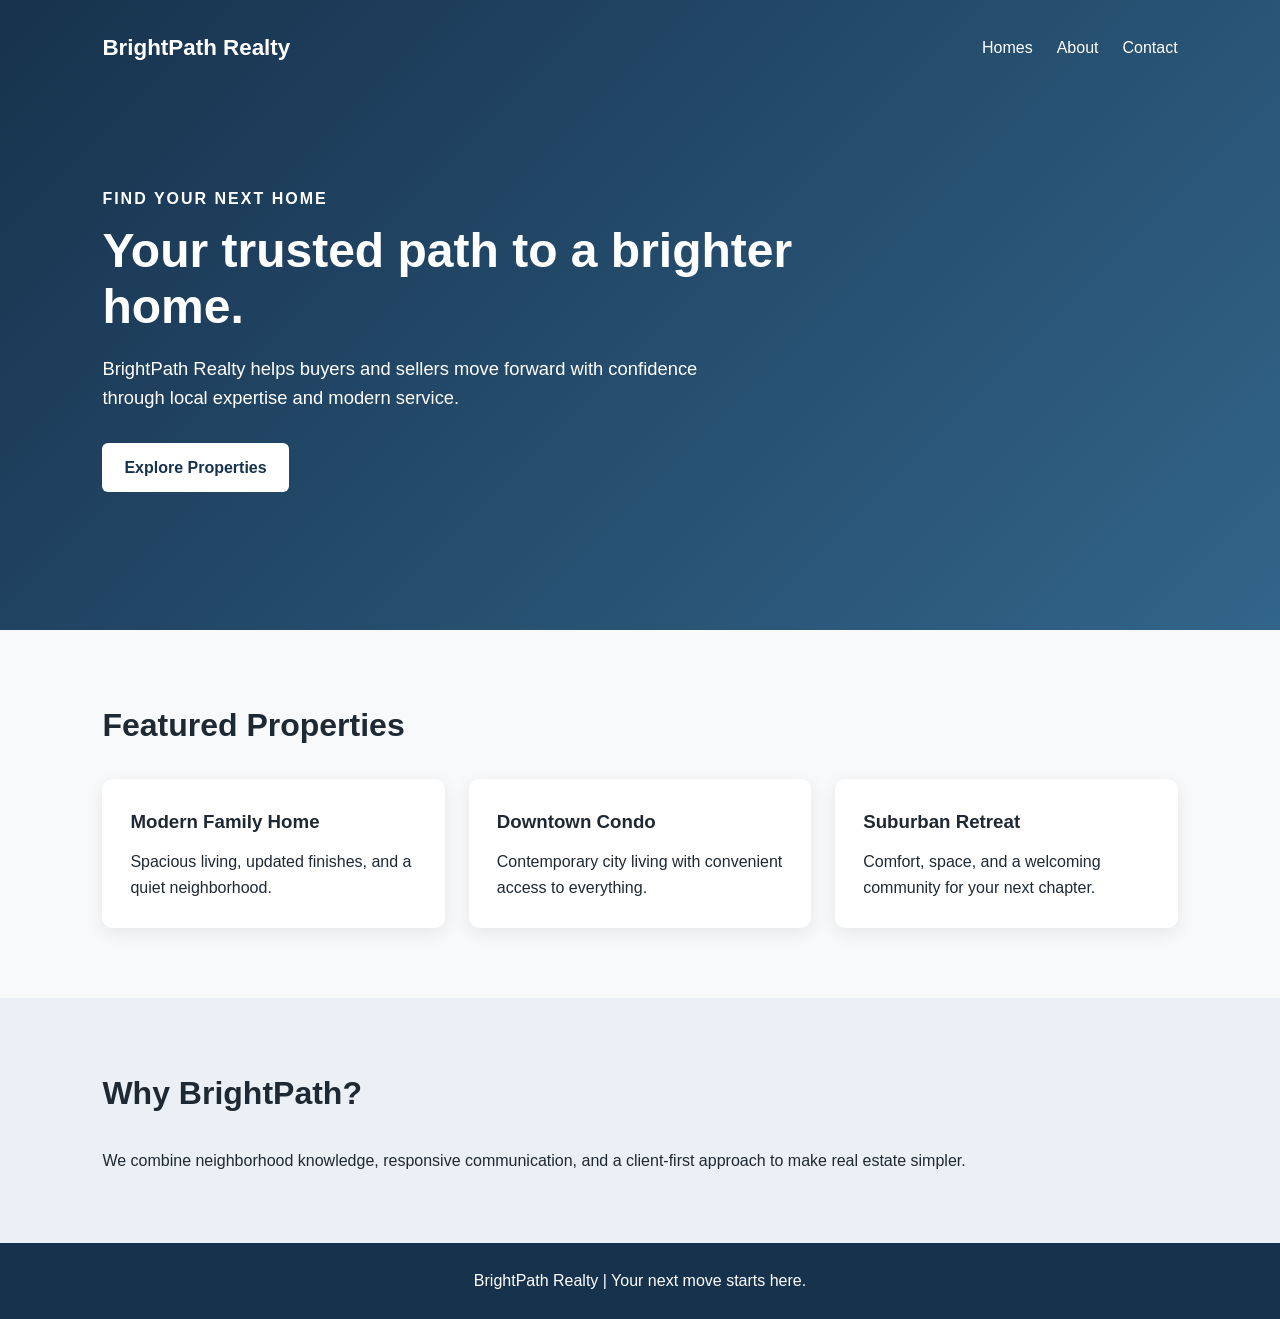
<file: site/index.html>
<!DOCTYPE html>
<html lang="en">
<head>
    <meta charset="UTF-8">
    <meta name="viewport" content="width=device-width, initial-scale=1.0">
    <title>BrightPath Realty</title>
    <link rel="stylesheet" href="styles.css">
</head>
<body>
    <header class="hero">
        <nav>
            <div class="logo">BrightPath Realty</div>
            <div class="nav-links">
                <a href="#homes">Homes</a>
                <a href="#about">About</a>
                <a href="#contact">Contact</a>
            </div>
        </nav>

        <div class="hero-content">
            <p class="eyebrow">Find Your Next Home</p>
            <h1>Your trusted path to a brighter home.</h1>
            <p class="hero-text">
                BrightPath Realty helps buyers and sellers move forward
                with confidence through local expertise and modern service.
            </p>
            <a class="button" href="#homes">Explore Properties</a>
        </div>
    </header>

    <main>
        <section id="homes" class="section">
            <h2>Featured Properties</h2>
            <div class="cards">
                <article class="card">
                    <h3>Modern Family Home</h3>
                    <p>Spacious living, updated finishes, and a quiet neighborhood.</p>
                </article>

                <article class="card">
                    <h3>Downtown Condo</h3>
                    <p>Contemporary city living with convenient access to everything.</p>
                </article>

                <article class="card">
                    <h3>Suburban Retreat</h3>
                    <p>Comfort, space, and a welcoming community for your next chapter.</p>
                </article>
            </div>
        </section>

        <section id="about" class="section alternate">
            <h2>Why BrightPath?</h2>
            <p>
                We combine neighborhood knowledge, responsive communication,
                and a client-first approach to make real estate simpler.
            </p>
        </section>
    </main>

    <footer id="contact">
        <p>BrightPath Realty | Your next move starts here.</p>
    </footer>
</body>
</html>
</file>
<file: site/styles.css>
* {
    box-sizing: border-box;
    margin: 0;
    padding: 0;
}

body {
    font-family: Arial, Helvetica, sans-serif;
    line-height: 1.6;
    color: #1f2933;
    background: #f7f9fb;
}

.hero {
    min-height: 70vh;
    padding: 30px 8%;
    background: linear-gradient(135deg, #17324d, #32658a);
    color: white;
}

nav {
    display: flex;
    justify-content: space-between;
    align-items: center;
}

.logo {
    font-size: 1.4rem;
    font-weight: bold;
}

.nav-links {
    display: flex;
    gap: 24px;
}

.nav-links a {
    color: white;
    text-decoration: none;
}

.hero-content {
    max-width: 700px;
    margin-top: 120px;
}

.eyebrow {
    text-transform: uppercase;
    letter-spacing: 2px;
    font-weight: bold;
    margin-bottom: 12px;
}

h1 {
    font-size: 3rem;
    line-height: 1.15;
    margin-bottom: 20px;
}

.hero-text {
    font-size: 1.15rem;
    max-width: 620px;
    margin-bottom: 30px;
}

.button {
    display: inline-block;
    padding: 12px 22px;
    background: white;
    color: #17324d;
    text-decoration: none;
    font-weight: bold;
    border-radius: 6px;
}

.section {
    padding: 70px 8%;
}

.section h2 {
    margin-bottom: 28px;
    font-size: 2rem;
}

.cards {
    display: grid;
    grid-template-columns: repeat(3, 1fr);
    gap: 24px;
}

.card {
    background: white;
    padding: 28px;
    border-radius: 10px;
    box-shadow: 0 5px 18px rgba(0, 0, 0, 0.08);
}

.card h3 {
    margin-bottom: 12px;
}

.alternate {
    background: #eaf0f5;
}

footer {
    padding: 25px 8%;
    text-align: center;
    background: #17324d;
    color: white;
}

@media (max-width: 768px) {
    .cards {
        grid-template-columns: 1fr;
    }

    .nav-links {
        display: none;
    }

    h1 {
        font-size: 2.2rem;
    }
}
</file>
